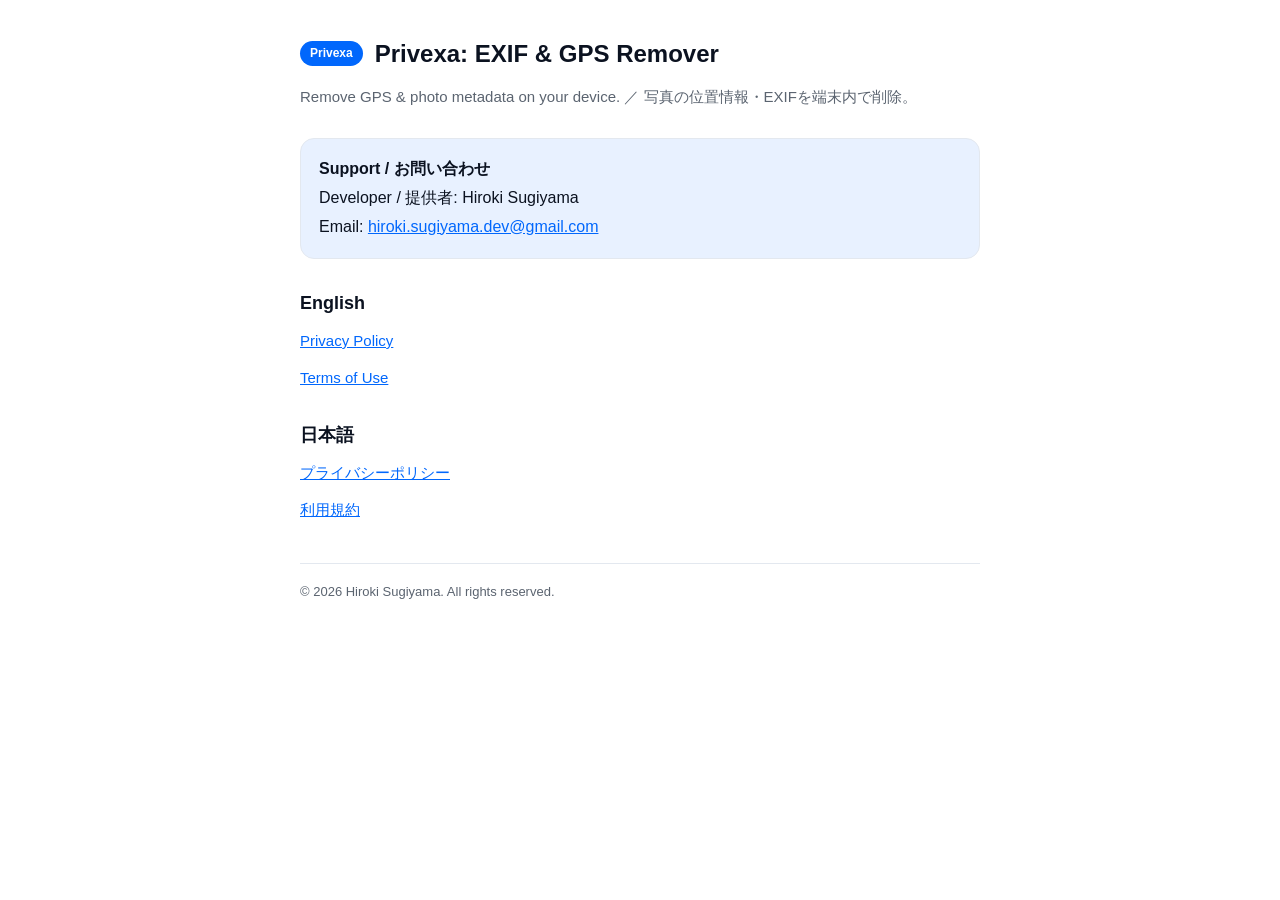
<file: index.html>
<!doctype html>
<html lang="en">
<head>
<meta charset="utf-8" />
<meta name="viewport" content="width=device-width, initial-scale=1" />
<title>Privexa — Support</title>
<link rel="stylesheet" href="./style.css" />
</head>
<body>
<div class="wrap">
  <header>
    <span class="badge">Privexa</span>
    <span class="name">Privexa: EXIF &amp; GPS Remover</span>
  </header>
  <p class="tag">Remove GPS &amp; photo metadata on your device. ／ 写真の位置情報・EXIFを端末内で削除。</p>

  <div class="card">
    <strong>Support / お問い合わせ</strong><br />
    Developer / 提供者: Hiroki Sugiyama<br />
    Email: <a href="mailto:hiroki.sugiyama.dev@gmail.com">hiroki.sugiyama.dev@gmail.com</a>
  </div>

  <h2>English</h2>
  <ul class="links">
    <li><a href="./privacy.html">Privacy Policy</a></li>
    <li><a href="./terms.html">Terms of Use</a></li>
  </ul>

  <h2>日本語</h2>
  <ul class="links">
    <li><a href="./privacy-ja.html">プライバシーポリシー</a></li>
    <li><a href="./terms-ja.html">利用規約</a></li>
  </ul>

  <footer>
    © 2026 Hiroki Sugiyama. All rights reserved.
  </footer>
</div>
</body>
</html>
</file>
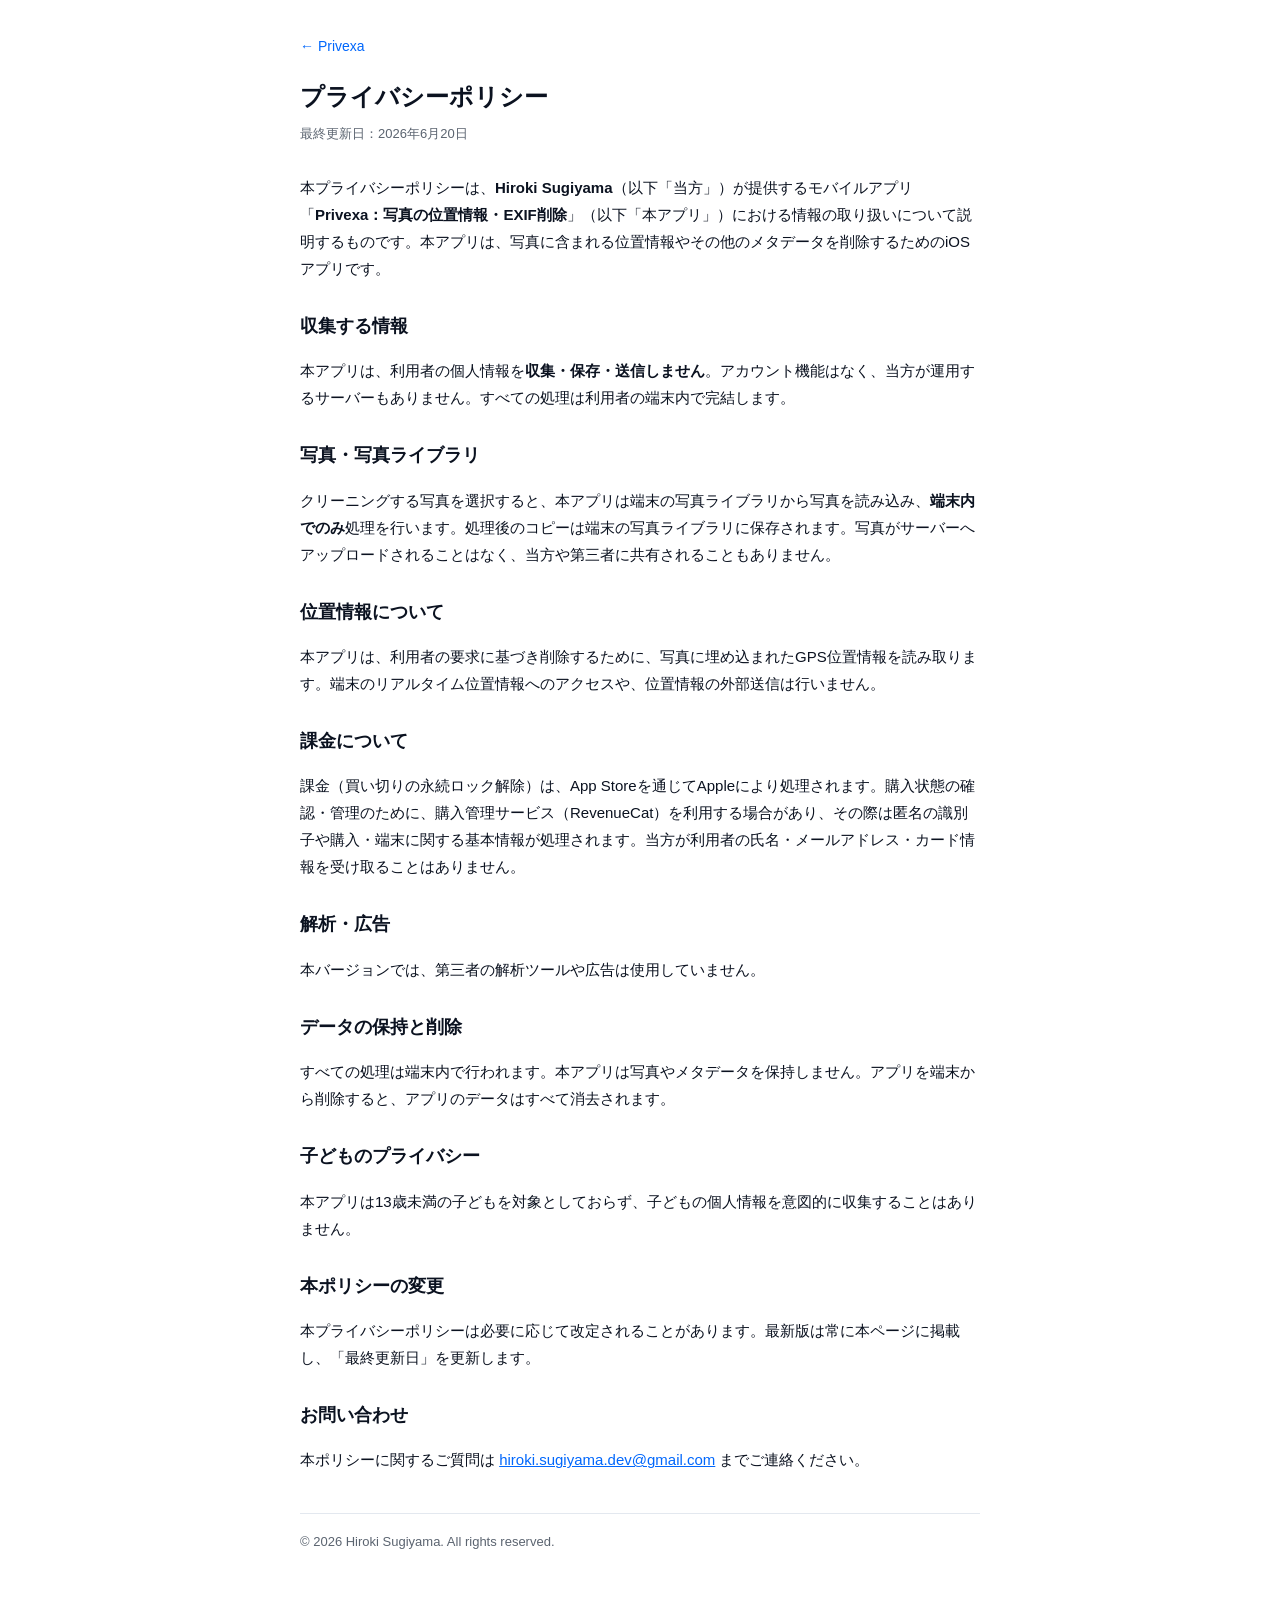
<file: privacy-ja.html>
<!doctype html>
<html lang="ja">
<head>
<meta charset="utf-8" />
<meta name="viewport" content="width=device-width, initial-scale=1" />
<title>プライバシーポリシー — Privexa</title>
<link rel="stylesheet" href="./style.css" />
</head>
<body>
<div class="wrap">
  <a class="back" href="./index.html">&larr; Privexa</a>
  <h1>プライバシーポリシー</h1>
  <p class="updated">最終更新日：2026年6月20日</p>

  <p>本プライバシーポリシーは、<strong>Hiroki Sugiyama</strong>（以下「当方」）が提供するモバイルアプリ「<strong>Privexa：写真の位置情報・EXIF削除</strong>」（以下「本アプリ」）における情報の取り扱いについて説明するものです。本アプリは、写真に含まれる位置情報やその他のメタデータを削除するためのiOSアプリです。</p>

  <h2>収集する情報</h2>
  <p>本アプリは、利用者の個人情報を<strong>収集・保存・送信しません</strong>。アカウント機能はなく、当方が運用するサーバーもありません。すべての処理は利用者の端末内で完結します。</p>

  <h2>写真・写真ライブラリ</h2>
  <p>クリーニングする写真を選択すると、本アプリは端末の写真ライブラリから写真を読み込み、<strong>端末内でのみ</strong>処理を行います。処理後のコピーは端末の写真ライブラリに保存されます。写真がサーバーへアップロードされることはなく、当方や第三者に共有されることもありません。</p>

  <h2>位置情報について</h2>
  <p>本アプリは、利用者の要求に基づき削除するために、写真に埋め込まれたGPS位置情報を読み取ります。端末のリアルタイム位置情報へのアクセスや、位置情報の外部送信は行いません。</p>

  <h2>課金について</h2>
  <p>課金（買い切りの永続ロック解除）は、App Storeを通じてAppleにより処理されます。購入状態の確認・管理のために、購入管理サービス（RevenueCat）を利用する場合があり、その際は匿名の識別子や購入・端末に関する基本情報が処理されます。当方が利用者の氏名・メールアドレス・カード情報を受け取ることはありません。</p>

  <h2>解析・広告</h2>
  <p>本バージョンでは、第三者の解析ツールや広告は使用していません。</p>

  <h2>データの保持と削除</h2>
  <p>すべての処理は端末内で行われます。本アプリは写真やメタデータを保持しません。アプリを端末から削除すると、アプリのデータはすべて消去されます。</p>

  <h2>子どものプライバシー</h2>
  <p>本アプリは13歳未満の子どもを対象としておらず、子どもの個人情報を意図的に収集することはありません。</p>

  <h2>本ポリシーの変更</h2>
  <p>本プライバシーポリシーは必要に応じて改定されることがあります。最新版は常に本ページに掲載し、「最終更新日」を更新します。</p>

  <h2>お問い合わせ</h2>
  <p>本ポリシーに関するご質問は <a href="mailto:hiroki.sugiyama.dev@gmail.com">hiroki.sugiyama.dev@gmail.com</a> までご連絡ください。</p>

  <footer>© 2026 Hiroki Sugiyama. All rights reserved.</footer>
</div>
</body>
</html>
</file>
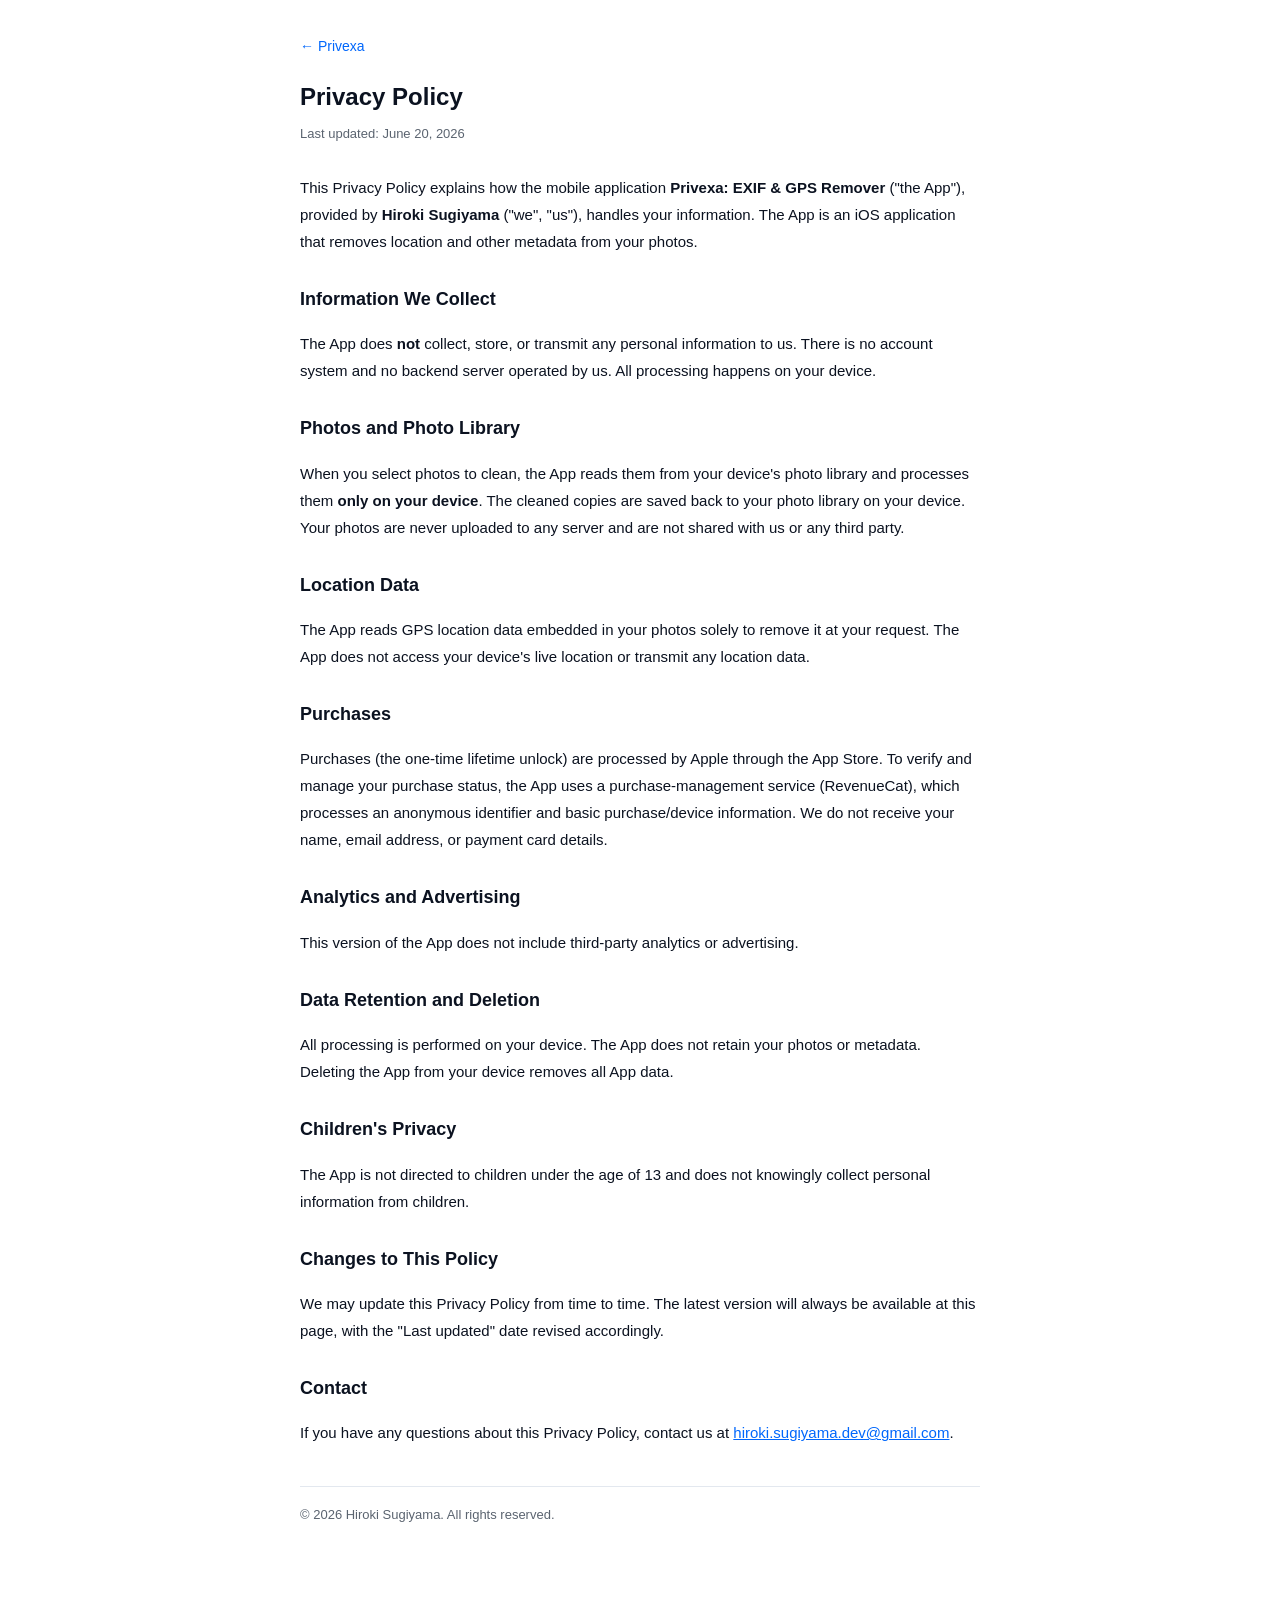
<file: privacy.html>
<!doctype html>
<html lang="en">
<head>
<meta charset="utf-8" />
<meta name="viewport" content="width=device-width, initial-scale=1" />
<title>Privacy Policy — Privexa</title>
<link rel="stylesheet" href="./style.css" />
</head>
<body>
<div class="wrap">
  <a class="back" href="./index.html">&larr; Privexa</a>
  <h1>Privacy Policy</h1>
  <p class="updated">Last updated: June 20, 2026</p>

  <p>This Privacy Policy explains how the mobile application <strong>Privexa: EXIF &amp; GPS Remover</strong> ("the App"), provided by <strong>Hiroki Sugiyama</strong> ("we", "us"), handles your information. The App is an iOS application that removes location and other metadata from your photos.</p>

  <h2>Information We Collect</h2>
  <p>The App does <strong>not</strong> collect, store, or transmit any personal information to us. There is no account system and no backend server operated by us. All processing happens on your device.</p>

  <h2>Photos and Photo Library</h2>
  <p>When you select photos to clean, the App reads them from your device's photo library and processes them <strong>only on your device</strong>. The cleaned copies are saved back to your photo library on your device. Your photos are never uploaded to any server and are not shared with us or any third party.</p>

  <h2>Location Data</h2>
  <p>The App reads GPS location data embedded in your photos solely to remove it at your request. The App does not access your device's live location or transmit any location data.</p>

  <h2>Purchases</h2>
  <p>Purchases (the one-time lifetime unlock) are processed by Apple through the App Store. To verify and manage your purchase status, the App uses a purchase-management service (RevenueCat), which processes an anonymous identifier and basic purchase/device information. We do not receive your name, email address, or payment card details.</p>

  <h2>Analytics and Advertising</h2>
  <p>This version of the App does not include third-party analytics or advertising.</p>

  <h2>Data Retention and Deletion</h2>
  <p>All processing is performed on your device. The App does not retain your photos or metadata. Deleting the App from your device removes all App data.</p>

  <h2>Children's Privacy</h2>
  <p>The App is not directed to children under the age of 13 and does not knowingly collect personal information from children.</p>

  <h2>Changes to This Policy</h2>
  <p>We may update this Privacy Policy from time to time. The latest version will always be available at this page, with the "Last updated" date revised accordingly.</p>

  <h2>Contact</h2>
  <p>If you have any questions about this Privacy Policy, contact us at <a href="mailto:hiroki.sugiyama.dev@gmail.com">hiroki.sugiyama.dev@gmail.com</a>.</p>

  <footer>© 2026 Hiroki Sugiyama. All rights reserved.</footer>
</div>
</body>
</html>
</file>
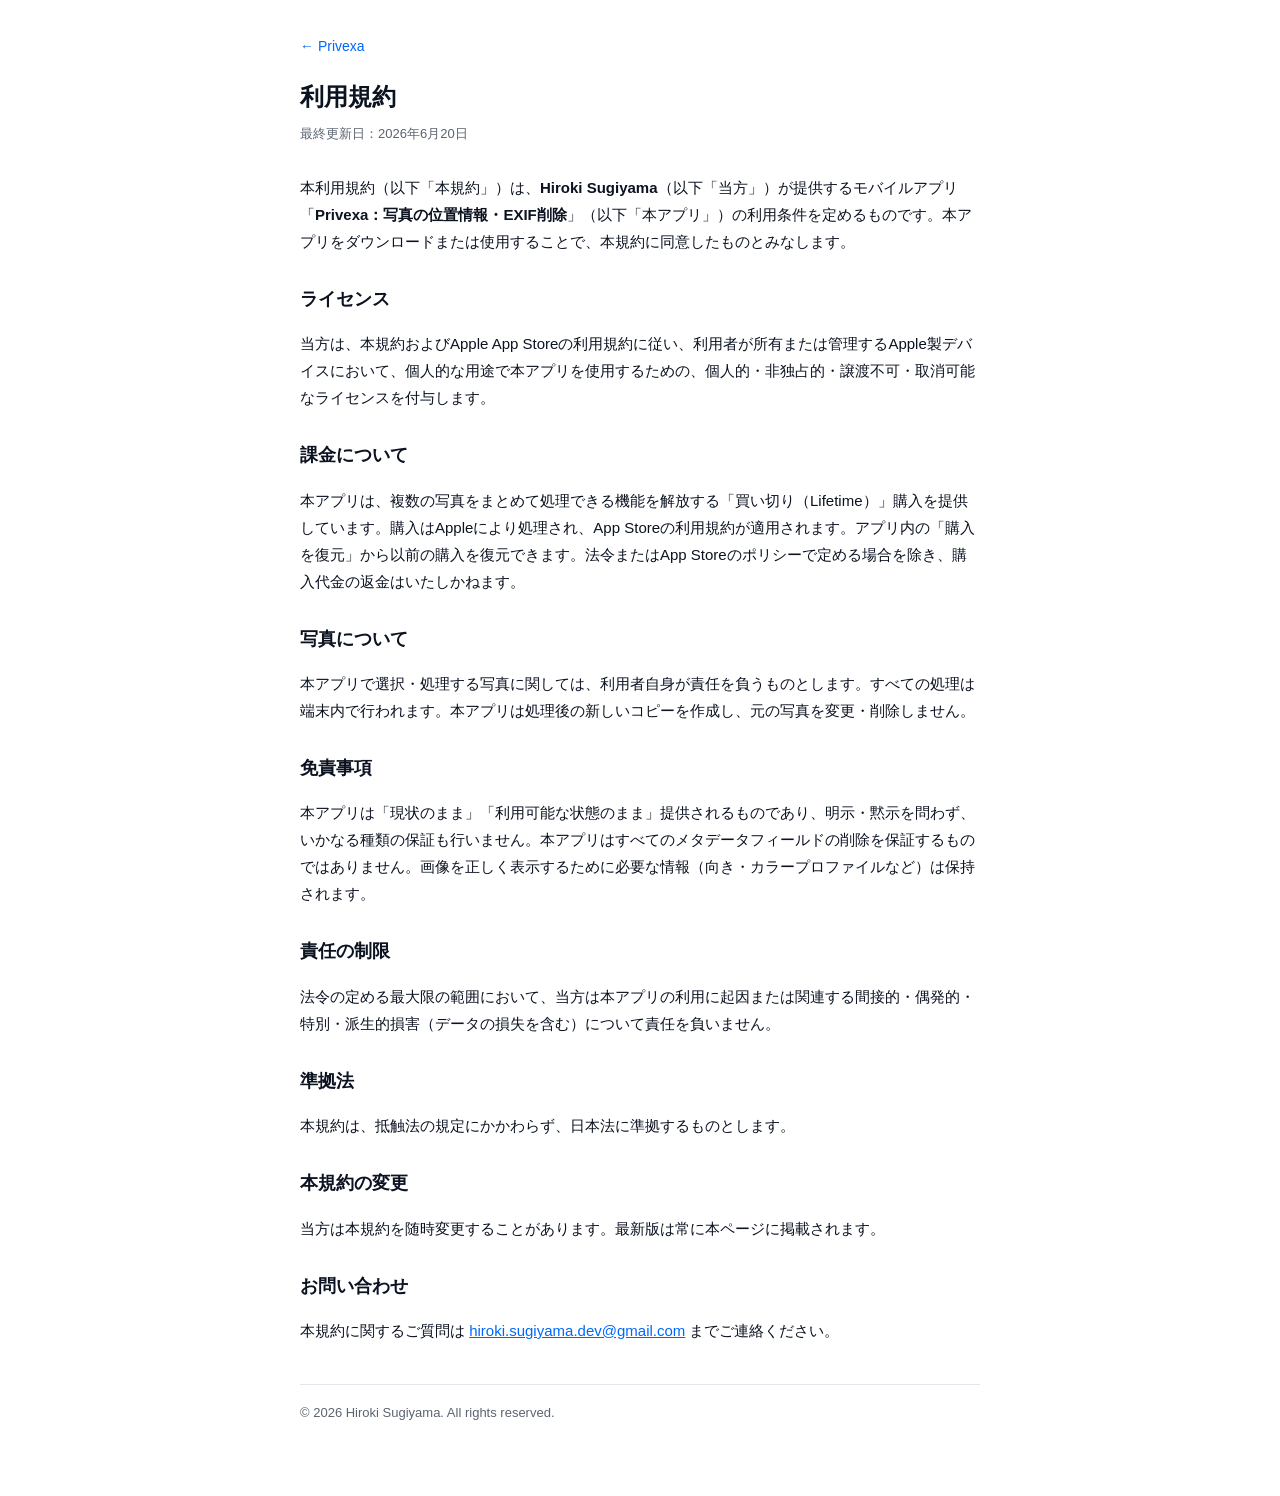
<file: terms-ja.html>
<!doctype html>
<html lang="ja">
<head>
<meta charset="utf-8" />
<meta name="viewport" content="width=device-width, initial-scale=1" />
<title>利用規約 — Privexa</title>
<link rel="stylesheet" href="./style.css" />
</head>
<body>
<div class="wrap">
  <a class="back" href="./index.html">&larr; Privexa</a>
  <h1>利用規約</h1>
  <p class="updated">最終更新日：2026年6月20日</p>

  <p>本利用規約（以下「本規約」）は、<strong>Hiroki Sugiyama</strong>（以下「当方」）が提供するモバイルアプリ「<strong>Privexa：写真の位置情報・EXIF削除</strong>」（以下「本アプリ」）の利用条件を定めるものです。本アプリをダウンロードまたは使用することで、本規約に同意したものとみなします。</p>

  <h2>ライセンス</h2>
  <p>当方は、本規約およびApple App Storeの利用規約に従い、利用者が所有または管理するApple製デバイスにおいて、個人的な用途で本アプリを使用するための、個人的・非独占的・譲渡不可・取消可能なライセンスを付与します。</p>

  <h2>課金について</h2>
  <p>本アプリは、複数の写真をまとめて処理できる機能を解放する「買い切り（Lifetime）」購入を提供しています。購入はAppleにより処理され、App Storeの利用規約が適用されます。アプリ内の「購入を復元」から以前の購入を復元できます。法令またはApp Storeのポリシーで定める場合を除き、購入代金の返金はいたしかねます。</p>

  <h2>写真について</h2>
  <p>本アプリで選択・処理する写真に関しては、利用者自身が責任を負うものとします。すべての処理は端末内で行われます。本アプリは処理後の新しいコピーを作成し、元の写真を変更・削除しません。</p>

  <h2>免責事項</h2>
  <p>本アプリは「現状のまま」「利用可能な状態のまま」提供されるものであり、明示・黙示を問わず、いかなる種類の保証も行いません。本アプリはすべてのメタデータフィールドの削除を保証するものではありません。画像を正しく表示するために必要な情報（向き・カラープロファイルなど）は保持されます。</p>

  <h2>責任の制限</h2>
  <p>法令の定める最大限の範囲において、当方は本アプリの利用に起因または関連する間接的・偶発的・特別・派生的損害（データの損失を含む）について責任を負いません。</p>

  <h2>準拠法</h2>
  <p>本規約は、抵触法の規定にかかわらず、日本法に準拠するものとします。</p>

  <h2>本規約の変更</h2>
  <p>当方は本規約を随時変更することがあります。最新版は常に本ページに掲載されます。</p>

  <h2>お問い合わせ</h2>
  <p>本規約に関するご質問は <a href="mailto:hiroki.sugiyama.dev@gmail.com">hiroki.sugiyama.dev@gmail.com</a> までご連絡ください。</p>

  <footer>© 2026 Hiroki Sugiyama. All rights reserved.</footer>
</div>
</body>
</html>
</file>
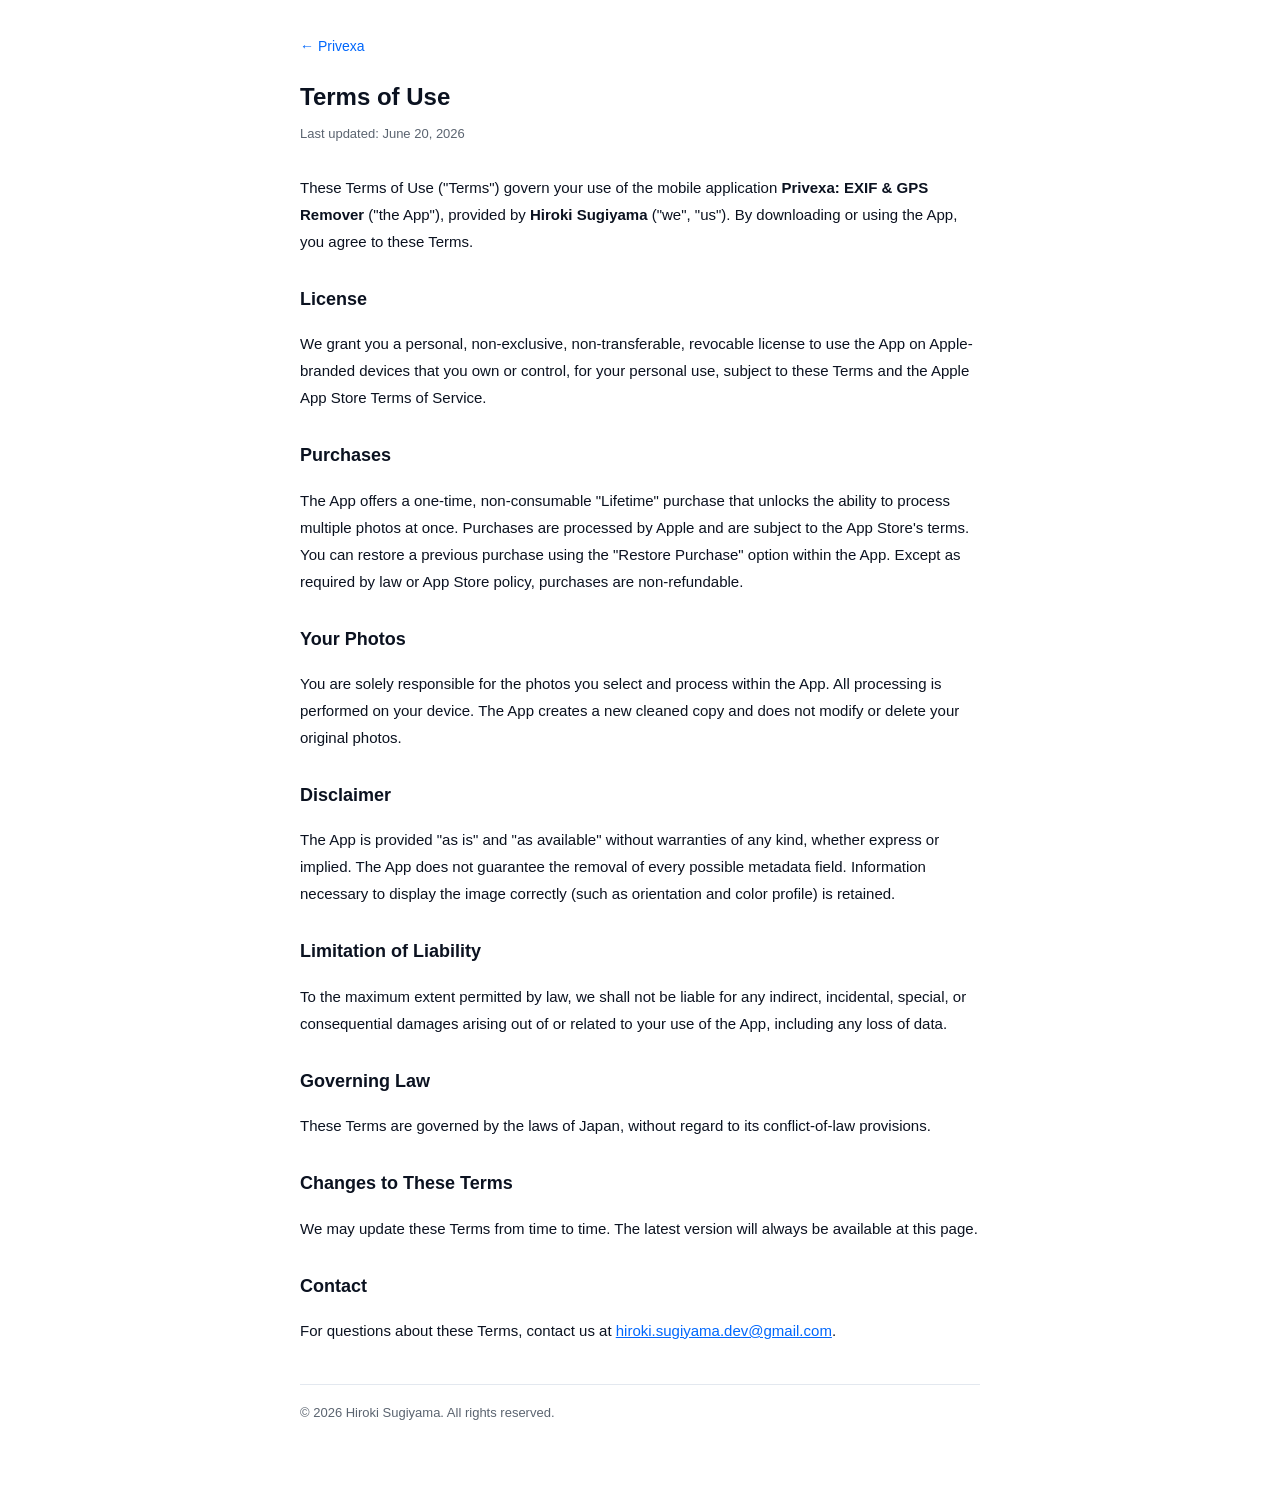
<file: terms.html>
<!doctype html>
<html lang="en">
<head>
<meta charset="utf-8" />
<meta name="viewport" content="width=device-width, initial-scale=1" />
<title>Terms of Use — Privexa</title>
<link rel="stylesheet" href="./style.css" />
</head>
<body>
<div class="wrap">
  <a class="back" href="./index.html">&larr; Privexa</a>
  <h1>Terms of Use</h1>
  <p class="updated">Last updated: June 20, 2026</p>

  <p>These Terms of Use ("Terms") govern your use of the mobile application <strong>Privexa: EXIF &amp; GPS Remover</strong> ("the App"), provided by <strong>Hiroki Sugiyama</strong> ("we", "us"). By downloading or using the App, you agree to these Terms.</p>

  <h2>License</h2>
  <p>We grant you a personal, non-exclusive, non-transferable, revocable license to use the App on Apple-branded devices that you own or control, for your personal use, subject to these Terms and the Apple App Store Terms of Service.</p>

  <h2>Purchases</h2>
  <p>The App offers a one-time, non-consumable "Lifetime" purchase that unlocks the ability to process multiple photos at once. Purchases are processed by Apple and are subject to the App Store's terms. You can restore a previous purchase using the "Restore Purchase" option within the App. Except as required by law or App Store policy, purchases are non-refundable.</p>

  <h2>Your Photos</h2>
  <p>You are solely responsible for the photos you select and process within the App. All processing is performed on your device. The App creates a new cleaned copy and does not modify or delete your original photos.</p>

  <h2>Disclaimer</h2>
  <p>The App is provided "as is" and "as available" without warranties of any kind, whether express or implied. The App does not guarantee the removal of every possible metadata field. Information necessary to display the image correctly (such as orientation and color profile) is retained.</p>

  <h2>Limitation of Liability</h2>
  <p>To the maximum extent permitted by law, we shall not be liable for any indirect, incidental, special, or consequential damages arising out of or related to your use of the App, including any loss of data.</p>

  <h2>Governing Law</h2>
  <p>These Terms are governed by the laws of Japan, without regard to its conflict-of-law provisions.</p>

  <h2>Changes to These Terms</h2>
  <p>We may update these Terms from time to time. The latest version will always be available at this page.</p>

  <h2>Contact</h2>
  <p>For questions about these Terms, contact us at <a href="mailto:hiroki.sugiyama.dev@gmail.com">hiroki.sugiyama.dev@gmail.com</a>.</p>

  <footer>© 2026 Hiroki Sugiyama. All rights reserved.</footer>
</div>
</body>
</html>
</file>
<file: style.css>
:root { --brand:#0167FC; --text:#0B1220; --sub:#5B6470; --bg:#FFFFFF; --soft:#E8F1FF; --border:#E3E8EF; }
* { box-sizing:border-box; }
body { margin:0; font-family:-apple-system,BlinkMacSystemFont,"Segoe UI",Roboto,"Helvetica Neue",Arial,"Hiragino Kaku Gothic ProN","Noto Sans JP",sans-serif; color:var(--text); background:var(--bg); line-height:1.8; }
.wrap { max-width:720px; margin:0 auto; padding:32px 20px 72px; }
.back { display:inline-block; color:var(--brand); text-decoration:none; font-size:14px; margin-bottom:16px; }
.back:hover { text-decoration:underline; }
h1 { font-size:24px; margin:0 0 4px; }
.updated { color:var(--sub); font-size:13px; margin:0 0 28px; }
h2 { font-size:18px; margin:28px 0 8px; }
p, li { font-size:15px; }
ul { padding-left:20px; }
a { color:var(--brand); }
footer { color:var(--sub); font-size:13px; margin-top:40px; border-top:1px solid var(--border); padding-top:16px; }
.badge { display:inline-block; background:var(--brand); color:#fff; font-size:12px; font-weight:800; border-radius:999px; padding:2px 10px; }
header { display:flex; align-items:center; gap:12px; margin-bottom:8px; }
header .name { font-size:24px; font-weight:800; }
.tag { color:var(--sub); margin:0 0 28px; }
.card { background:var(--soft); border:1px solid var(--border); border-radius:14px; padding:16px 18px; margin:16px 0; }
.links { list-style:none; padding:0; margin:0; }
.links li { margin:0 0 10px; }
</file>
